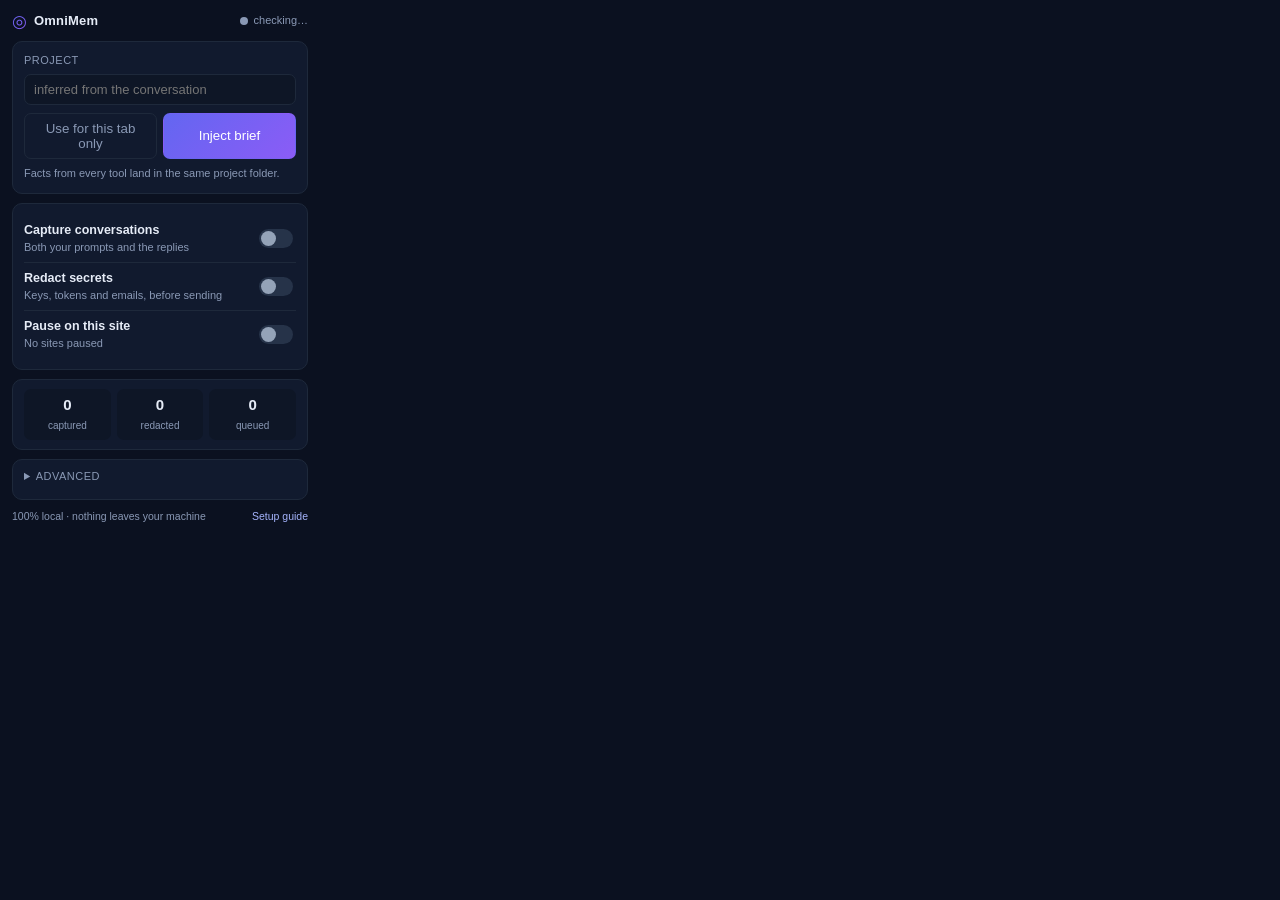
<file: extension/popup.html>
<!DOCTYPE html>
<html lang="en">
<head>
  <meta charset="utf-8">
  <title>OmniMem</title>
  <link rel="stylesheet" href="popup.css">
</head>
<body>
  <header class="head">
    <div class="brand">
      <span class="logo">◎</span>
      <span class="wordmark">OmniMem</span>
    </div>
    <div class="status" id="status">
      <span class="dot" id="status-dot"></span>
      <span id="status-text">checking…</span>
    </div>
  </header>

  <section class="card" id="engine-off" hidden>
    <p class="warn">The local engine isn't running. Start it with:</p>
    <code class="cmd" id="serve-cmd">omnimem serve</code>
    <p class="hint">Nothing is captured while it's off — turns queue up and sync when it returns.</p>
  </section>

  <section class="card">
    <label for="project">Project</label>
    <input id="project" list="project-list" placeholder="inferred from the conversation"
           autocomplete="off" spellcheck="false">
    <datalist id="project-list"></datalist>
    <div class="row">
      <button class="btn btn-ghost" id="this-tab">Use for this tab only</button>
      <button class="btn btn-primary" id="inject">Inject brief</button>
    </div>
    <p class="hint" id="project-hint">Facts from every tool land in the same project folder.</p>
  </section>

  <section class="card">
    <div class="toggle">
      <div>
        <span class="toggle-name">Capture conversations</span>
        <span class="toggle-sub">Both your prompts and the replies</span>
      </div>
      <input type="checkbox" id="capture" class="switch">
    </div>
    <div class="toggle">
      <div>
        <span class="toggle-name">Redact secrets</span>
        <span class="toggle-sub">Keys, tokens and emails, before sending</span>
      </div>
      <input type="checkbox" id="redact" class="switch">
    </div>
    <div class="toggle">
      <div>
        <span class="toggle-name">Pause on <span id="site-name">this site</span></span>
        <span class="toggle-sub" id="paused-count">No sites paused</span>
      </div>
      <input type="checkbox" id="pause-site" class="switch">
    </div>
  </section>

  <section class="card compact">
    <div class="stats">
      <div><b id="stat-captured">0</b><span>captured</span></div>
      <div><b id="stat-redacted">0</b><span>redacted</span></div>
      <div><b id="stat-queued">0</b><span>queued</span></div>
    </div>
    <button class="btn btn-ghost wide" id="flush" hidden>Sync queued turns now</button>
  </section>

  <details class="card compact">
    <summary>Advanced</summary>
    <label for="port">Engine port</label>
    <input id="port" type="number" min="1" max="65535" inputmode="numeric">
    <p class="hint" id="err-line"></p>
  </details>

  <footer class="foot">
    <span>100% local · nothing leaves your machine</span>
    <a href="#" id="docs">Setup guide</a>
  </footer>

  <script src="platforms.js"></script>
  <script src="popup.js"></script>
</body>
</html>
</file>
<file: extension/popup.css>
:root {
  --bg: #0b1120;
  --card: #111a2e;
  --line: #1e293b;
  --text: #e6ecf7;
  --muted: #8a99b5;
  --indigo: #6366f1;
  --violet: #8b5cf6;
  --good: #10b981;
  --warn: #f59e0b;
  --bad: #ef4444;
}

* { box-sizing: border-box; }

body {
  width: 320px;
  margin: 0;
  padding: 12px;
  background: var(--bg);
  color: var(--text);
  font: 13px/1.45 -apple-system, BlinkMacSystemFont, "Segoe UI", Roboto, sans-serif;
}

.head {
  display: flex;
  align-items: center;
  justify-content: space-between;
  margin-bottom: 10px;
}

.brand { display: flex; align-items: center; gap: 7px; }

.logo {
  font-size: 17px;
  line-height: 1;
  background: linear-gradient(135deg, var(--indigo), var(--violet));
  -webkit-background-clip: text;
  -webkit-text-fill-color: transparent;
}

.wordmark { font-weight: 700; letter-spacing: 0.2px; }

.status { display: flex; align-items: center; gap: 6px; font-size: 11px; color: var(--muted); }

.dot {
  width: 8px; height: 8px;
  border-radius: 50%;
  background: var(--muted);
}
.dot.online { background: var(--good); box-shadow: 0 0 0 3px rgba(16,185,129,0.18); }
.dot.offline { background: var(--bad); }

.card {
  background: var(--card);
  border: 1px solid var(--line);
  border-radius: 10px;
  padding: 11px;
  margin-bottom: 9px;
}

.card.compact { padding: 9px 11px; }

label {
  display: block;
  font-size: 11px;
  text-transform: uppercase;
  letter-spacing: 0.5px;
  color: var(--muted);
  margin-bottom: 5px;
}

input[type="text"], input[type="number"], #project {
  width: 100%;
  padding: 7px 9px;
  border-radius: 7px;
  border: 1px solid var(--line);
  background: #0e1626;
  color: var(--text);
  font-size: 13px;
  outline: none;
}

#project:focus, input[type="number"]:focus { border-color: var(--indigo); }

.row { display: flex; gap: 6px; margin-top: 8px; }

.btn {
  flex: 1;
  padding: 7px 8px;
  border: 1px solid transparent;
  border-radius: 7px;
  font: 600 12px/1.2 inherit;
  color: var(--text);
  cursor: pointer;
  background: rgba(148, 163, 184, 0.12);
}

.btn:hover { background: rgba(148, 163, 184, 0.2); }
.btn:disabled { opacity: 0.55; cursor: default; }

.btn-primary {
  background: linear-gradient(135deg, var(--indigo), var(--violet));
  color: #fff;
}
.btn-primary:hover { background: linear-gradient(135deg, #4f46e5, #7c3aed); }

.btn-ghost { border-color: var(--line); background: transparent; color: var(--muted); }
.btn-ghost:hover { color: var(--text); background: rgba(148,163,184,0.1); }
.wide { width: 100%; margin-top: 8px; }

.toggle {
  display: flex;
  align-items: center;
  justify-content: space-between;
  gap: 10px;
  padding: 6px 0;
}
.toggle + .toggle { border-top: 1px solid var(--line); }

.toggle-name { display: block; font-weight: 600; font-size: 12.5px; }
.toggle-sub { display: block; font-size: 11px; color: var(--muted); margin-top: 1px; }

/* Checkbox drawn as a switch: no extra markup, so the label stays clickable. */
.switch {
  appearance: none;
  -webkit-appearance: none;
  flex: 0 0 auto;
  width: 34px; height: 19px;
  border-radius: 999px;
  background: #263349;
  position: relative;
  cursor: pointer;
  transition: background 140ms ease;
}
.switch::after {
  content: "";
  position: absolute;
  top: 2px; left: 2px;
  width: 15px; height: 15px;
  border-radius: 50%;
  background: #94a3b8;
  transition: transform 140ms ease, background 140ms ease;
}
.switch:checked { background: linear-gradient(135deg, var(--indigo), var(--violet)); }
.switch:checked::after { transform: translateX(15px); background: #fff; }

.stats { display: flex; gap: 6px; }
.stats > div {
  flex: 1;
  text-align: center;
  padding: 5px 2px;
  border-radius: 7px;
  background: #0e1626;
}
.stats b { display: block; font-size: 15px; }
.stats span { font-size: 10px; color: var(--muted); }

summary {
  cursor: pointer;
  font-size: 11px;
  text-transform: uppercase;
  letter-spacing: 0.5px;
  color: var(--muted);
  margin-bottom: 6px;
}

.hint { margin: 7px 0 0; font-size: 11px; color: var(--muted); }
.warn { margin: 0 0 7px; font-size: 12px; color: var(--warn); }

.cmd {
  display: block;
  padding: 7px 9px;
  border-radius: 6px;
  background: #0e1626;
  border: 1px solid var(--line);
  font: 12px/1.3 ui-monospace, SFMono-Regular, Menlo, monospace;
  color: #c7d2fe;
  user-select: all;
}

.foot {
  display: flex;
  align-items: center;
  justify-content: space-between;
  font-size: 10.5px;
  color: var(--muted);
}

.foot a { color: #a5b4fc; text-decoration: none; }
.foot a:hover { text-decoration: underline; }

@media (prefers-reduced-motion: reduce) {
  .switch, .switch::after, .btn { transition: none; }
}
</file>
